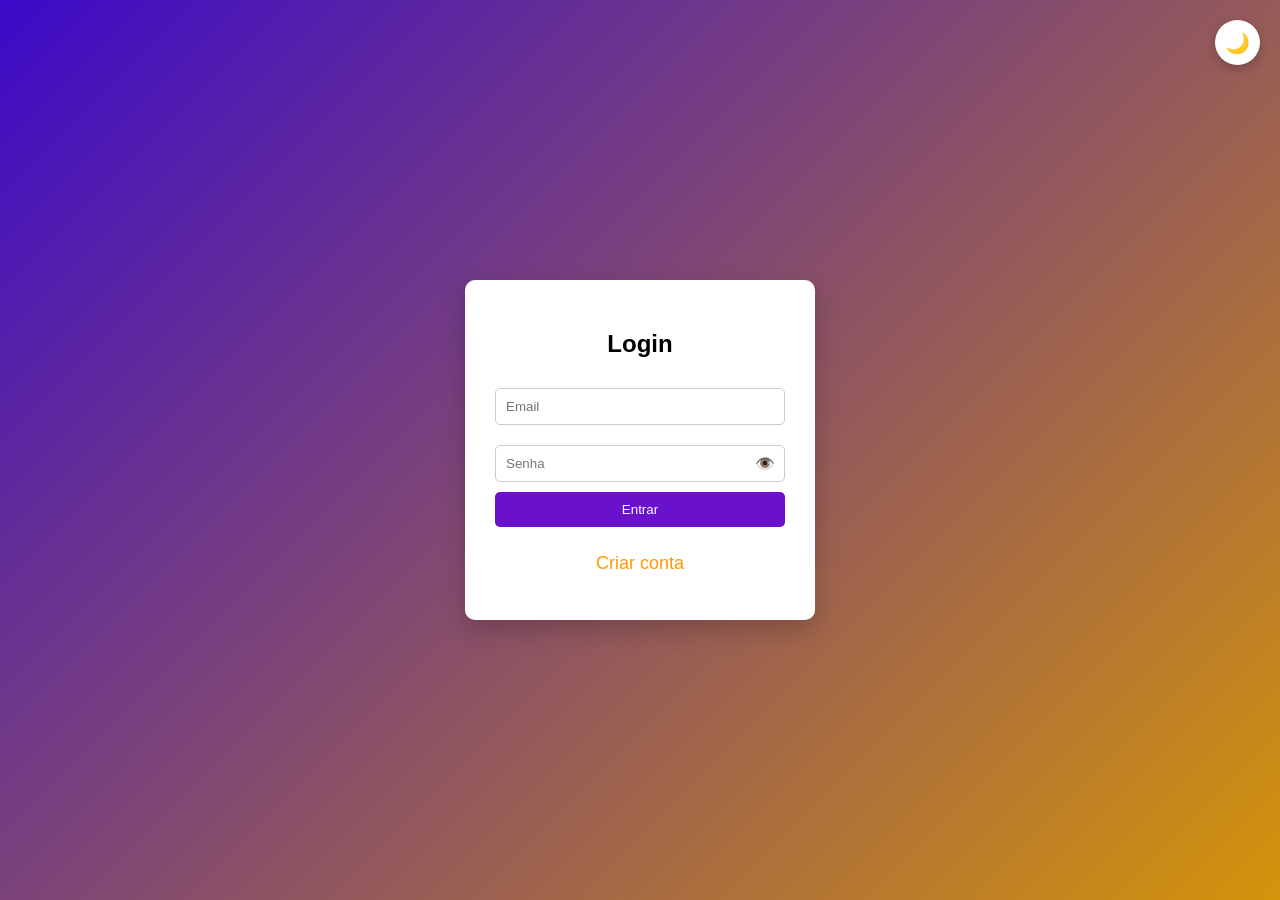
<file: index.html>
<!DOCTYPE html>
<html lang="pt-BR">
<head>
  <meta charset="UTF-8">
  <meta name="viewport" content="width=device-width, initial-scale=1.0">
  <title>Login</title>
  <link rel="stylesheet" href="style.css">
</head>
<body>

  <!-- Botão de alternar tema -->
  <button id="toggleTheme" class="theme-btn">🌙</button>

  <div class="container">
    <h2 id="formTitle">Login</h2>

    <form id="loginForm">
      <input type="email" id="email" placeholder="Email" required>
      
      <!-- Campo de senha com botão de mostrar -->
      <div class="password-box">
        <input type="password" id="password" placeholder="Senha" required>
        <span id="togglePassword">👁️</span>
      </div>

      <button type="submit">Entrar</button>
    </form>

    <!-- Botão para alternar login/cadastro -->
    <p>
      <span id="toggleForm">Criar conta</span>
    </p>

    <p id="message"></p>
  </div>

  <script src="script.js"></script>
</body>
</html>
</file>
<file: style.css>
/* Reset básico */
* {
  box-sizing: border-box;
}

/* Tema claro (default) */
body {
  font-family: Arial, sans-serif;
  background: linear-gradient(135deg, #3c09c9, #d4940a);
  height: 100vh;
  display: flex;
  justify-content: center;
  align-items: center;
  margin: 0;
  transition: 0.3s;
}

/* Tema escuro */
body.dark {
  background: linear-gradient(135deg, #000000, #3b3a37);
  color: white;
}

/* Container principal */
.container {
  background: white;
  padding: 30px;
  border-radius: 10px;
  width: 100%;
  max-width: 350px;
  text-align: center;
  box-shadow: 0 10px 25px rgba(0,0,0,0.2);
}

/* Dark mode no container */
body.dark .container {
  background: #1e1e1e;
}

/* Inputs */
input {
  width: 100%;
  padding: 10px;
  margin: 10px 0;
  border-radius: 5px;
  border: 1px solid #ccc;
}

/* Caixa de senha com ícone */
.password-box {
  position: relative;
}

.password-box span {
  position: absolute;
  right: 10px;
  top: 50%;
  transform: translateY(-50%);
  cursor: pointer;
}


/* Botão */
button {
  width: 100%;
  padding: 10px;
  background: #6a11cb;
  color: white;
  border: none;
  border-radius: 5px;
  cursor: pointer;
}

button:hover {
  background: #2575fc;
}

/* Botão de tema moderno (canto superior direito) */
.theme-btn {
  position: fixed; /* fixa na tela */
  top: 20px;
  right: 20px;
  width: 45px;
  height: 45px;
  border-radius: 50%; /* deixa circular */
  border: none;
  background: #ffffff;
  cursor: pointer;
  font-size: 20px;
  box-shadow: 0 4px 10px rgba(0,0,0,0.2);
  transition: 0.3s;
}

/* Dark mode botão */
body.dark .theme-btn {
  background: #1e1e1e;
  color: #fff;
}

/* Mensagem */
#message {
  margin-top: 10px;
  font-weight: bold;
}

/* Link de troca */
#toggleForm {
  color: #ff9800;
  cursor: pointer;
  font-size: 18px; /* AUMENTADO (antes era menor) */
  font-weight: 500;
  display: inline-block;
  margin-top: 10px;

}
  
/* Responsividade */
@media (max-width: 400px) {
  .container {
    padding: 20px;
  }
}
</file>
